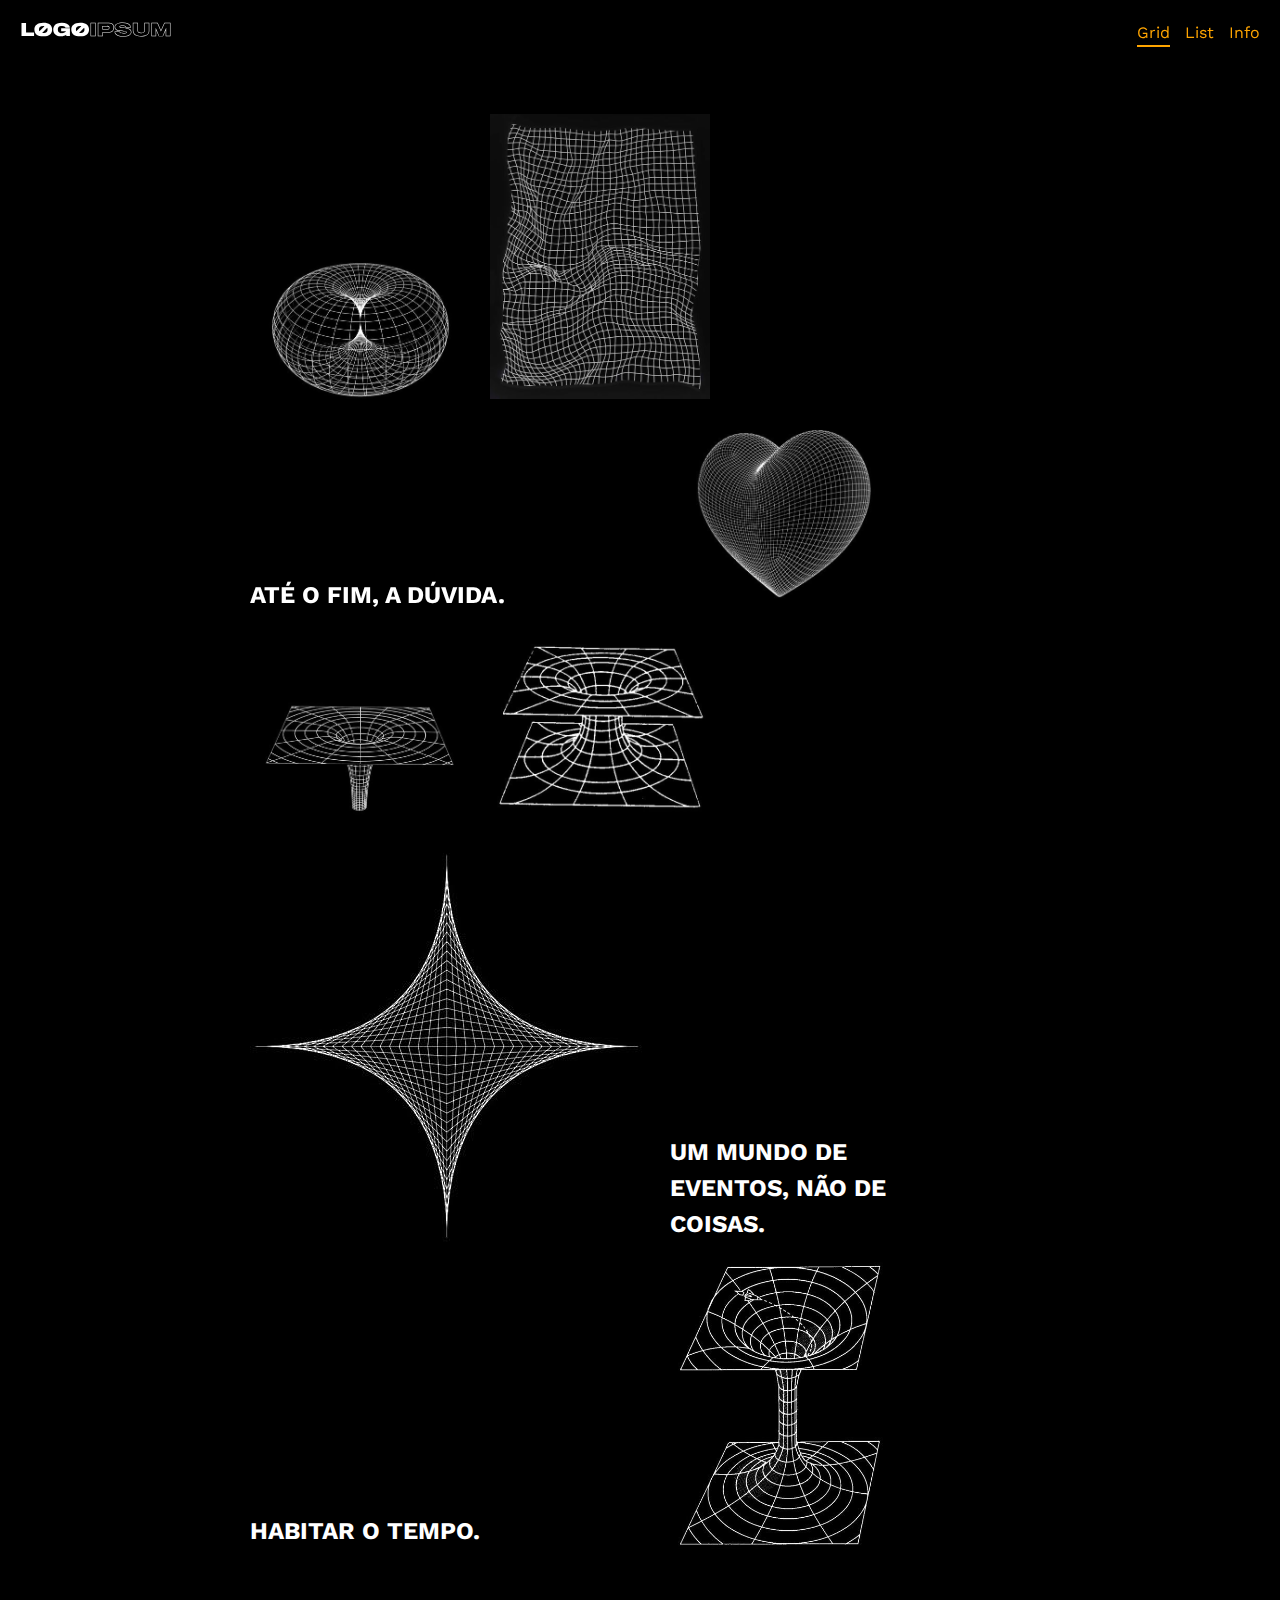
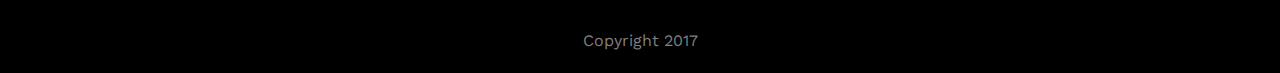
<file: index.html>
<!--All assets found on pinterest.
    I do not own any of these graphics, 
    they are being used for educational purposes only. <3 -->
<!DOCTYPE html>
<html>
    <head>
        <link rel="preconnect" href="https://fonts.googleapis.com">
        <link rel="preconnect" href="https://fonts.gstatic.com" crossorigin>
        <link href="https://fonts.googleapis.com/css2?family=Work+Sans:ital,wght@0,100;0,200;0,300;0,400;0,500;0,700;0,800;0,900;1,100;1,200;1,300;1,400;1,500;1,700;1,800;1,900&display=swap" rel="stylesheet">
        <link rel="stylesheet" href="base.css">
        <link rel="stylesheet" href="style.css">
    </head>
    <body>
        <header>
            <h1>
                <svg id="logo-9" width="152" height="19" viewBox="0 0 152 19" fill="none" xmlns="http://www.w3.org/2000/svg"> <path d="M75.693 16.374H70.573V2.686H75.693V16.374ZM71.073 15.874H75.193V3.186H71.073V15.874ZM82.817 16.374H77.8V2.686H88.282C89.7836 2.5644 91.279 2.98597 92.496 3.874C93.0199 4.35331 93.426 4.94719 93.6825 5.60929C93.9391 6.2714 94.0392 6.98383 93.975 7.691C94.0498 8.91297 93.6609 10.1182 92.886 11.066C91.969 12.118 90.443 12.66 88.351 12.679C87.824 12.693 83.875 12.679 82.82 12.679L82.817 16.374ZM78.297 15.874H82.317V12.174H82.568C82.619 12.174 87.746 12.19 88.339 12.174C90.288 12.157 91.689 11.674 92.508 10.731C93.1978 9.87345 93.5404 8.78815 93.468 7.69C93.5295 7.05637 93.4442 6.41709 93.2188 5.82174C92.9933 5.22639 92.6338 4.69097 92.168 4.257C91.0396 3.4471 89.659 3.06693 88.275 3.185H78.3L78.297 15.874ZM87.22 9.604H82.283V5.878H87.253C87.6053 5.82932 87.9642 5.87044 88.2963 5.99753C88.6285 6.12463 88.9232 6.33358 89.153 6.605C89.3615 6.95194 89.4598 7.35398 89.435 7.758C89.4537 8.1331 89.3727 8.50647 89.2 8.84C88.9629 9.12588 88.6562 9.34595 88.3094 9.47905C87.9627 9.61215 87.5875 9.6538 87.22 9.6V9.604ZM82.783 9.104H87.22C88.04 9.104 88.548 8.933 88.773 8.581C88.8969 8.32515 88.953 8.04176 88.936 7.758C88.9579 7.46006 88.8933 7.16214 88.75 6.9L88.744 6.891C88.506 6.541 88.033 6.378 87.253 6.378H82.783V9.104ZM103.1 16.576C98.61 16.576 95.93 15.461 94.909 13.168C94.7419 12.7251 94.6285 12.2638 94.571 11.794L94.527 11.506H99.869L99.904 11.716C99.9451 11.9292 100.036 12.1299 100.168 12.302C100.379 12.557 101.083 12.985 103.419 12.985C106.227 12.985 106.227 12.492 106.227 12.227C106.227 11.78 105.902 11.627 103.612 11.383L103.177 11.342C102.315 11.261 101.225 11.158 100.727 11.115C96.527 10.735 94.652 9.43 94.652 6.885C94.652 4.212 97.843 2.485 102.782 2.485C106.811 2.485 109.407 3.547 110.496 5.644C110.754 6.13178 110.928 6.65999 111.009 7.206L111.044 7.487H105.696L105.674 7.261C105.653 7.08438 105.578 6.91869 105.458 6.787C105.258 6.519 104.626 6.076 102.664 6.076C100.255 6.076 99.923 6.384 99.923 6.716C99.923 7.159 100.684 7.316 103.123 7.577C104.14 7.66 105.775 7.828 106.335 7.896C109.856 8.278 111.427 9.551 111.427 12.025C111.428 14.1 109.983 16.576 103.1 16.576ZM95.111 12.006C95.1611 12.3358 95.2473 12.659 95.368 12.97C96.298 15.059 98.828 16.076 103.1 16.076C106.672 16.076 110.931 15.376 110.931 12.025C110.931 9.832 109.541 8.746 106.282 8.393C105.722 8.325 104.097 8.158 103.082 8.074C100.482 7.792 99.425 7.642 99.425 6.716C99.425 5.758 100.564 5.576 102.666 5.576C104.327 5.576 105.4 5.876 105.855 6.481C105.979 6.63005 106.073 6.80195 106.131 6.987H110.465C110.378 6.60025 110.24 6.22669 110.055 5.876C109.055 3.957 106.612 2.985 102.784 2.985C98.149 2.985 95.154 4.516 95.154 6.885C95.154 9.145 96.835 10.261 100.773 10.617C101.273 10.66 102.362 10.763 103.226 10.845L103.664 10.886C105.791 11.11 106.729 11.25 106.729 12.227C106.729 13.279 105.516 13.485 103.421 13.485C101.483 13.485 100.259 13.194 99.786 12.621C99.6402 12.4383 99.5302 12.2296 99.462 12.006H95.111ZM120.927 16.559C115.707 16.559 112.827 14.448 112.827 10.614V2.686H117.879V10.614C117.879 11.929 119.056 12.683 121.107 12.683C123.067 12.683 124.284 11.896 124.284 10.631V2.686H129.284V11.034C129.289 14.545 126.24 16.559 120.924 16.559H120.927ZM113.327 3.186V10.614C113.327 15.352 118.085 16.059 120.927 16.059C123.865 16.059 128.792 15.406 128.792 11.034V3.186H124.792V10.631C124.792 12.181 123.348 13.183 121.115 13.183C118.781 13.183 117.387 12.223 117.387 10.614V3.186H113.327ZM150.472 16.374H145.704V10.194L143 16.374H138.841L136.165 10.206V16.374H131.38V2.686H137.674L140.944 10.233L144.372 2.686H150.478L150.472 16.374ZM146.204 15.874H149.972V3.186H144.69L140.928 11.465L137.342 3.186H131.876V15.874H135.661V7.8L139.161 15.877H142.661L146.198 7.812L146.204 15.874ZM6.054 2.936H1.5V16.124H14.084V12.613H6.054V2.936ZM23.276 2.636C17.463 2.636 14.406 5.391 14.406 9.436C14.406 14.006 17.615 16.324 23.276 16.324C29.508 16.324 32.129 13.636 32.129 9.436C32.129 5.171 29.172 2.634 23.276 2.634V2.636ZM23.259 6.063C23.6547 6.06114 24.0502 6.08418 24.443 6.132L19.352 11.223C19.1111 10.6781 18.9936 10.0866 19.008 9.491C19.008 7.422 20.05 6.061 23.259 6.061V6.063ZM23.276 12.951C22.8947 12.9527 22.5137 12.9313 22.135 12.887L27.235 7.787C27.4669 8.3229 27.5779 8.90333 27.56 9.487C27.56 11.5 26.6 12.949 23.276 12.949V12.951ZM41.152 11.151H45.839C45.77 11.4763 45.6262 11.781 45.419 12.041C44.4473 12.8326 43.2072 13.2178 41.958 13.116C41.3292 13.1833 40.6934 13.1146 40.0935 12.9146C39.4936 12.7147 38.9436 12.3881 38.481 11.957C38.0071 11.2619 37.782 10.4271 37.842 9.588C37.7653 8.70874 38.0101 7.83152 38.531 7.119C39.186 6.379 40.295 6.06 41.925 6.06C42.9621 5.97413 43.9979 6.24048 44.865 6.816C45.1383 7.03308 45.3426 7.32491 45.453 7.656H49.8C49.7684 7.11047 49.6372 6.57533 49.413 6.077C48.372 3.96 45.952 2.7 41.837 2.7C38.258 2.7 35.856 3.792 34.529 5.439C33.6526 6.62836 33.2027 8.07844 33.252 9.555C33.1953 11.065 33.6336 12.5521 34.5 13.79C35.811 15.49 38.146 16.326 40.952 16.326C42.8175 16.4561 44.6703 15.9336 46.193 14.848L46.311 16.124H49.922V8.312H41.152V11.151ZM60.171 2.633C54.359 2.633 51.301 5.388 51.301 9.433C51.301 14.003 54.509 16.321 60.171 16.321C66.404 16.321 69.025 13.633 69.025 9.433C69.025 5.171 66.068 2.634 60.171 2.634V2.633ZM60.155 6.06C60.5403 6.05886 60.9253 6.0809 61.308 6.126L56.237 11.2C56.0036 10.6611 55.89 10.0781 55.904 9.491C55.9 7.422 56.946 6.061 60.155 6.061V6.06ZM60.171 12.948C59.7796 12.9497 59.3885 12.9269 59 12.88L64.117 7.762C64.3577 8.30503 64.4729 8.89532 64.454 9.489C64.456 11.5 63.5 12.949 60.171 12.949V12.948Z" class="ccustom" fill="#ffffff"></path> </svg>
            </h1>

            <nav>
                 <a href="#" id="selected-link">Grid</a>
                 <a href="list.html">List</a>
                 <a href="#">Info</a>
            </nav>
        </header>

        <section class="photos">
            <div class="photo">
                <div class="overlay">
                    <h2>Black line Yellow box</h2>
                </div>
                <img src="assets/donut.jpeg">
            </div>
               
            <div class="photo">
                <div class="overlay">
                    <h2>Black line Yellow box</h2>
                </div>
                <img src="assets/fabric.jpeg">
            </div>
                
                <div class="photo large">
                    <p>Até o fim, a dúvida.</p>
                </div>

                <div class="photo">
                    <div class="overlay">
                        <h2>Black line Yellow box</h2>
                    </div>
                <img src="assets/heart.jpeg">
                </div>

                <div class="photo">
                    <div class="overlay">
                        <h2>Black line Yellow box</h2>
                    </div>
                    <img  class="large"  src="assets/one-sidetunnel.jpeg">
                </div>

                <div class="photo">
                    <div class="overlay">
                        <h2>Black line Yellow box</h2>
                    </div>
                    <img src="assets/smalltunnel.jpeg">
                </div>


                <img  class="photo large"  src="assets/sparkle.jpeg">
                <div class="photo" >
                    <p>Um mundo de eventos, não de coisas.</p>
                </div>

                <div class="photo large"  >
                    <p>Habitar o tempo.</p>
                </div>

                <div class="photo">
                    <div class="overlay">
                        <h2>Black line Yellow box</h2>
                    </div>
                <img src="assets/tunnel.jpeg">
                </div>
        </section>

        <footer>
            <p>
              Copyright 2017  
            </p>
        </footer>
    </body>
</html>
</file>
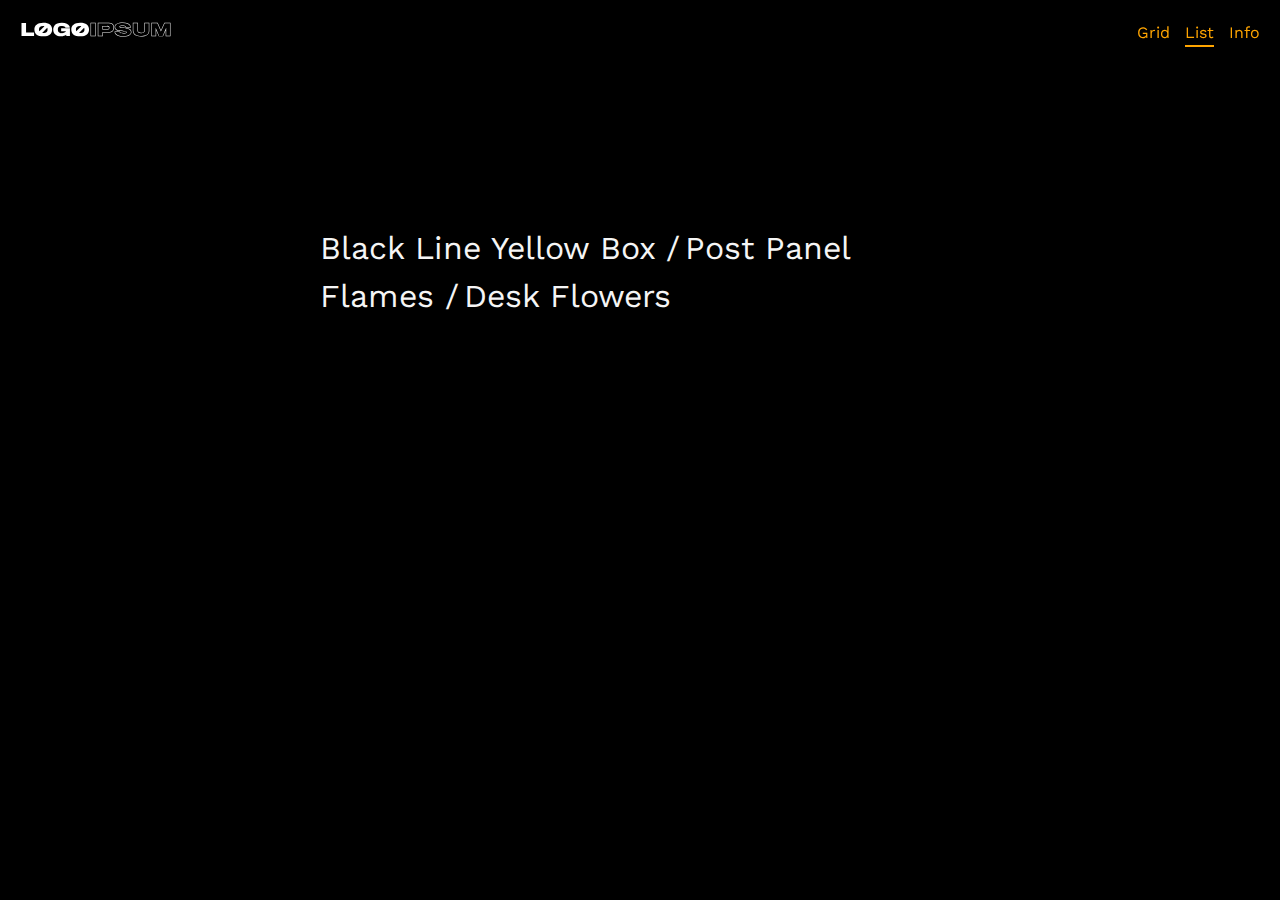
<file: list.html>
<!--All assets found on pinterest.
    I do not own any of these graphics, 
    they are being used for educational purposes only. <3 -->
        <!DOCTYPE html>
        <html>
            <head>
                <link rel="preconnect" href="https://fonts.googleapis.com">
                <link rel="preconnect" href="https://fonts.gstatic.com" crossorigin>
                <link href="https://fonts.googleapis.com/css2?family=Work+Sans:ital,wght@0,100;0,200;0,300;0,400;0,500;0,700;0,800;0,900;1,100;1,200;1,300;1,400;1,500;1,700;1,800;1,900&display=swap" rel="stylesheet">
                <link rel="stylesheet" href="base.css">
                <link rel="stylesheet" href="style.css">
            </head>
            <body>
                <header>
                    <h1>
                        <svg id="logo-9" width="152" height="19" viewBox="0 0 152 19" fill="none" xmlns="http://www.w3.org/2000/svg"> <path d="M75.693 16.374H70.573V2.686H75.693V16.374ZM71.073 15.874H75.193V3.186H71.073V15.874ZM82.817 16.374H77.8V2.686H88.282C89.7836 2.5644 91.279 2.98597 92.496 3.874C93.0199 4.35331 93.426 4.94719 93.6825 5.60929C93.9391 6.2714 94.0392 6.98383 93.975 7.691C94.0498 8.91297 93.6609 10.1182 92.886 11.066C91.969 12.118 90.443 12.66 88.351 12.679C87.824 12.693 83.875 12.679 82.82 12.679L82.817 16.374ZM78.297 15.874H82.317V12.174H82.568C82.619 12.174 87.746 12.19 88.339 12.174C90.288 12.157 91.689 11.674 92.508 10.731C93.1978 9.87345 93.5404 8.78815 93.468 7.69C93.5295 7.05637 93.4442 6.41709 93.2188 5.82174C92.9933 5.22639 92.6338 4.69097 92.168 4.257C91.0396 3.4471 89.659 3.06693 88.275 3.185H78.3L78.297 15.874ZM87.22 9.604H82.283V5.878H87.253C87.6053 5.82932 87.9642 5.87044 88.2963 5.99753C88.6285 6.12463 88.9232 6.33358 89.153 6.605C89.3615 6.95194 89.4598 7.35398 89.435 7.758C89.4537 8.1331 89.3727 8.50647 89.2 8.84C88.9629 9.12588 88.6562 9.34595 88.3094 9.47905C87.9627 9.61215 87.5875 9.6538 87.22 9.6V9.604ZM82.783 9.104H87.22C88.04 9.104 88.548 8.933 88.773 8.581C88.8969 8.32515 88.953 8.04176 88.936 7.758C88.9579 7.46006 88.8933 7.16214 88.75 6.9L88.744 6.891C88.506 6.541 88.033 6.378 87.253 6.378H82.783V9.104ZM103.1 16.576C98.61 16.576 95.93 15.461 94.909 13.168C94.7419 12.7251 94.6285 12.2638 94.571 11.794L94.527 11.506H99.869L99.904 11.716C99.9451 11.9292 100.036 12.1299 100.168 12.302C100.379 12.557 101.083 12.985 103.419 12.985C106.227 12.985 106.227 12.492 106.227 12.227C106.227 11.78 105.902 11.627 103.612 11.383L103.177 11.342C102.315 11.261 101.225 11.158 100.727 11.115C96.527 10.735 94.652 9.43 94.652 6.885C94.652 4.212 97.843 2.485 102.782 2.485C106.811 2.485 109.407 3.547 110.496 5.644C110.754 6.13178 110.928 6.65999 111.009 7.206L111.044 7.487H105.696L105.674 7.261C105.653 7.08438 105.578 6.91869 105.458 6.787C105.258 6.519 104.626 6.076 102.664 6.076C100.255 6.076 99.923 6.384 99.923 6.716C99.923 7.159 100.684 7.316 103.123 7.577C104.14 7.66 105.775 7.828 106.335 7.896C109.856 8.278 111.427 9.551 111.427 12.025C111.428 14.1 109.983 16.576 103.1 16.576ZM95.111 12.006C95.1611 12.3358 95.2473 12.659 95.368 12.97C96.298 15.059 98.828 16.076 103.1 16.076C106.672 16.076 110.931 15.376 110.931 12.025C110.931 9.832 109.541 8.746 106.282 8.393C105.722 8.325 104.097 8.158 103.082 8.074C100.482 7.792 99.425 7.642 99.425 6.716C99.425 5.758 100.564 5.576 102.666 5.576C104.327 5.576 105.4 5.876 105.855 6.481C105.979 6.63005 106.073 6.80195 106.131 6.987H110.465C110.378 6.60025 110.24 6.22669 110.055 5.876C109.055 3.957 106.612 2.985 102.784 2.985C98.149 2.985 95.154 4.516 95.154 6.885C95.154 9.145 96.835 10.261 100.773 10.617C101.273 10.66 102.362 10.763 103.226 10.845L103.664 10.886C105.791 11.11 106.729 11.25 106.729 12.227C106.729 13.279 105.516 13.485 103.421 13.485C101.483 13.485 100.259 13.194 99.786 12.621C99.6402 12.4383 99.5302 12.2296 99.462 12.006H95.111ZM120.927 16.559C115.707 16.559 112.827 14.448 112.827 10.614V2.686H117.879V10.614C117.879 11.929 119.056 12.683 121.107 12.683C123.067 12.683 124.284 11.896 124.284 10.631V2.686H129.284V11.034C129.289 14.545 126.24 16.559 120.924 16.559H120.927ZM113.327 3.186V10.614C113.327 15.352 118.085 16.059 120.927 16.059C123.865 16.059 128.792 15.406 128.792 11.034V3.186H124.792V10.631C124.792 12.181 123.348 13.183 121.115 13.183C118.781 13.183 117.387 12.223 117.387 10.614V3.186H113.327ZM150.472 16.374H145.704V10.194L143 16.374H138.841L136.165 10.206V16.374H131.38V2.686H137.674L140.944 10.233L144.372 2.686H150.478L150.472 16.374ZM146.204 15.874H149.972V3.186H144.69L140.928 11.465L137.342 3.186H131.876V15.874H135.661V7.8L139.161 15.877H142.661L146.198 7.812L146.204 15.874ZM6.054 2.936H1.5V16.124H14.084V12.613H6.054V2.936ZM23.276 2.636C17.463 2.636 14.406 5.391 14.406 9.436C14.406 14.006 17.615 16.324 23.276 16.324C29.508 16.324 32.129 13.636 32.129 9.436C32.129 5.171 29.172 2.634 23.276 2.634V2.636ZM23.259 6.063C23.6547 6.06114 24.0502 6.08418 24.443 6.132L19.352 11.223C19.1111 10.6781 18.9936 10.0866 19.008 9.491C19.008 7.422 20.05 6.061 23.259 6.061V6.063ZM23.276 12.951C22.8947 12.9527 22.5137 12.9313 22.135 12.887L27.235 7.787C27.4669 8.3229 27.5779 8.90333 27.56 9.487C27.56 11.5 26.6 12.949 23.276 12.949V12.951ZM41.152 11.151H45.839C45.77 11.4763 45.6262 11.781 45.419 12.041C44.4473 12.8326 43.2072 13.2178 41.958 13.116C41.3292 13.1833 40.6934 13.1146 40.0935 12.9146C39.4936 12.7147 38.9436 12.3881 38.481 11.957C38.0071 11.2619 37.782 10.4271 37.842 9.588C37.7653 8.70874 38.0101 7.83152 38.531 7.119C39.186 6.379 40.295 6.06 41.925 6.06C42.9621 5.97413 43.9979 6.24048 44.865 6.816C45.1383 7.03308 45.3426 7.32491 45.453 7.656H49.8C49.7684 7.11047 49.6372 6.57533 49.413 6.077C48.372 3.96 45.952 2.7 41.837 2.7C38.258 2.7 35.856 3.792 34.529 5.439C33.6526 6.62836 33.2027 8.07844 33.252 9.555C33.1953 11.065 33.6336 12.5521 34.5 13.79C35.811 15.49 38.146 16.326 40.952 16.326C42.8175 16.4561 44.6703 15.9336 46.193 14.848L46.311 16.124H49.922V8.312H41.152V11.151ZM60.171 2.633C54.359 2.633 51.301 5.388 51.301 9.433C51.301 14.003 54.509 16.321 60.171 16.321C66.404 16.321 69.025 13.633 69.025 9.433C69.025 5.171 66.068 2.634 60.171 2.634V2.633ZM60.155 6.06C60.5403 6.05886 60.9253 6.0809 61.308 6.126L56.237 11.2C56.0036 10.6611 55.89 10.0781 55.904 9.491C55.9 7.422 56.946 6.061 60.155 6.061V6.06ZM60.171 12.948C59.7796 12.9497 59.3885 12.9269 59 12.88L64.117 7.762C64.3577 8.30503 64.4729 8.89532 64.454 9.489C64.456 11.5 63.5 12.949 60.171 12.949V12.948Z" class="ccustom" fill="#ffffff"></path> </svg>
                    </h1>
        
                    <nav>
                         <a href="index.html">Grid</a>
                         <a href="#" id="selected-link">List</a>
                         <a href="#">Info</a>
                    </nav>
                </header>

                <section class="list">
                    <a>Black Line Yellow Box
                        <img src="assets/donut.jpeg">
                    </a>
                
                    <a>Post Panel Flames
                        <img src="assets/smalltunnel.jpeg">
                    </a>
            
                    <a>Desk Flowers
                        <img src="assets/heart.jpeg"></a>
                </section>

            </body>
        </html>
</file>
<file: base.css>
html, body, div, span, applet, object, iframe,
h1, h2, h3, h4, h5, h6, p, blockquote, pre,
a, abbr, acronym, address, big, cite, code,
del, dfn, em, img, ins, kbd, q, s, samp,
small, strike, strong, sub, sup, tt, var,
b, u, i, center,
dl, dt, dd, ol, ul, li,
fieldset, form, label, legend,
table, caption, tbody, tfoot, thead, tr, th, td,
article, aside, canvas, details, embed,
figure, figcaption, footer, header, hgroup,
menu, nav, output, ruby, section, summary,
time, mark, audio, video {
  margin: 0;
  padding: 0;
  border: 0;
  font-size: 100%;
  font: inherit;
  vertical-align: baseline;
}

article, aside, details, figcaption, figure,
footer, header, hgroup, menu, nav, section {
  display: block;
}
body {
  line-height: 1;
}
ol, ul {
  list-style: none;
}
blockquote, q {
  quotes: none;
}
blockquote:before, blockquote:after,
q:before, q:after {
  content: '';
  content: none;
}
table {
  border-collapse: collapse;
  border-spacing: 0;
}

img, iframe {
  vertical-align: bottom;
  max-width: 100%;
}

input, textarea, select {
  font: inherit;
}

* {
  -webkit-box-sizing: border-box;
  -moz-box-sizing: border-box;
  box-sizing: border-box;
  -webkit-font-smoothing: antialiased;
  -moz-osx-font-smoothing: grayscale;
  text-rendering: optimizeLegibility;
}
</file>
<file: style.css>
body {
    background-color: #000;
    font-family: 'Work Sans', sans-serif; 
    font-size: 16px;
    line-height: 1.5;
    color: white;
    padding-top: 104px;
}

a {
    color: orange;
    text-decoration: none;
    font-family: 'Work Sans', sans-serif !important;
}

header {
    overflow: hidden;
    position: fixed;
    top: 0;
    left: 0;
    width: 100%;
    padding: 20px;
    vertical-align: middle;
    display: flex;
    justify-content: space-between;
    align-items: center;
}

nav a {
    margin-left: 10px;
}

#selected-link {
    border-bottom: 2px solid orange;
    padding-bottom: 3px;
}

.photos {
    text-align: center;
    display: flex;
    max-width: 800px;
    margin: 0 auto;
    flex-wrap: wrap;
    align-items: flex-end;
}

.photos img, .list img {
    filter: invert(1);
}

.photo {
   /* display: inline-block; */
    width:  220px;
    margin: 10px;
    vertical-align: bottom;
    position: relative;
}

.overlay {
    position: absolute;
    top: 0%;
    width: 100%;
    height: 100%;
    background-color: black;
    opacity: 0;
    transition: all .2s;
    z-index: 100;
}

.photo:hover .overlay {
   opacity: .8;
}

.photo h2 {
    position: absolute;
    left: -20px;
    top: -20px;
    font-size: 32px;
    text-align: left;   
}

.large {
    width: 400px;
}

.photo p {
    font-size: 24px;
    text-transform: uppercase;
    font-weight: 700;
    text-align: left;
}

footer {
    width: 100%;
    padding: 20px;
    margin-top: 50px;
    vertical-align: middle;
    text-align: center;
    color: gray;
}
 
.list {
    max-width: 640px;
    margin: 0 auto ;
    margin-top: 120px;
}

.list a img {
    opacity: 0;
    position: fixed;
    max-width: 500px;
    top: 50%;
    left: 50%;
    transform: translate(-50%,-50%);
    pointer-events: none;
    transition: opacity .2s;
}

.list a {
    font-size: 32px;
    color: whitesmoke;
    font-weight: 400;
  
}

.list a:after {
    content: ' /';
}

.list a:last-child::after {
    content: '';
}

.list a:hover img {
    opacity: 1;
}
</file>
